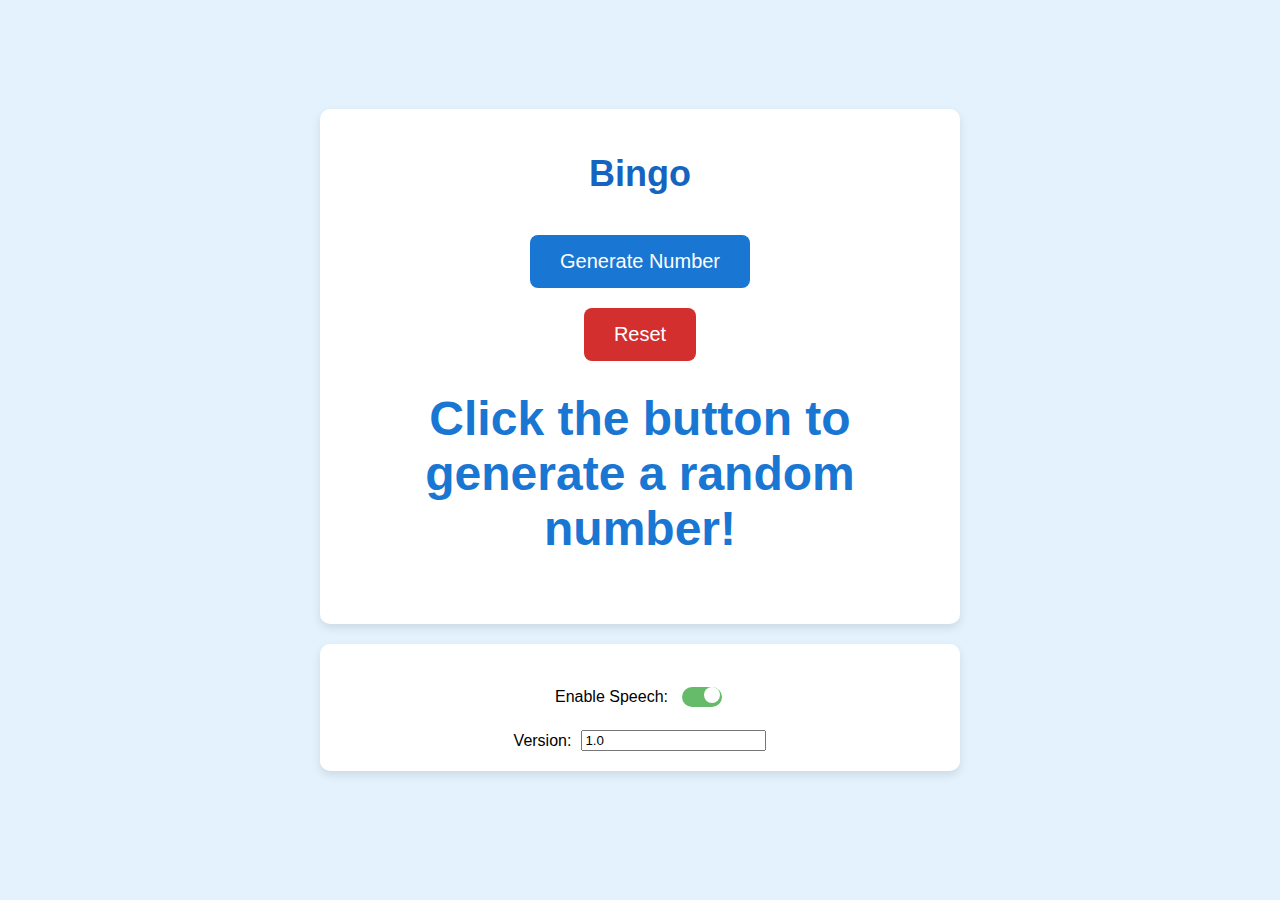
<file: index.html>
<!DOCTYPE html>
<html lang="en">
<head>
    <meta charset="UTF-8">
    <meta name="viewport" content="width=device-width, initial-scale=1.0">
    <title>Bingo</title>
    <link rel="stylesheet" href="styles.css">
</head>
<body>
    <div class="container-wrapper">
        <div class="container">
            <h1>Bingo</h1>
            <button id="generateBtn" onclick="generateRandomNumber()">Generate Number</button>
            <br>
            <button id="resetBtn" onclick="resetGenerator()">Reset</button>
            <p id="generatedNumber">Click the button to generate a random number!</p>
        </div>

        <div class="container">
            <div class="toggle-container">
                <label for="speechToggle">Enable Speech:</label>
                <input type="checkbox" id="speechToggle" onclick="toggleSpeech()" checked>
            </div>
            <div class="version-container">
                <label for="version">Version:</label>
                <input type="text" id="version" value="1.0" readonly>
            </div>
        </div>
    </div>

    <script src="random.js"></script>
</body>
</html>
</file>
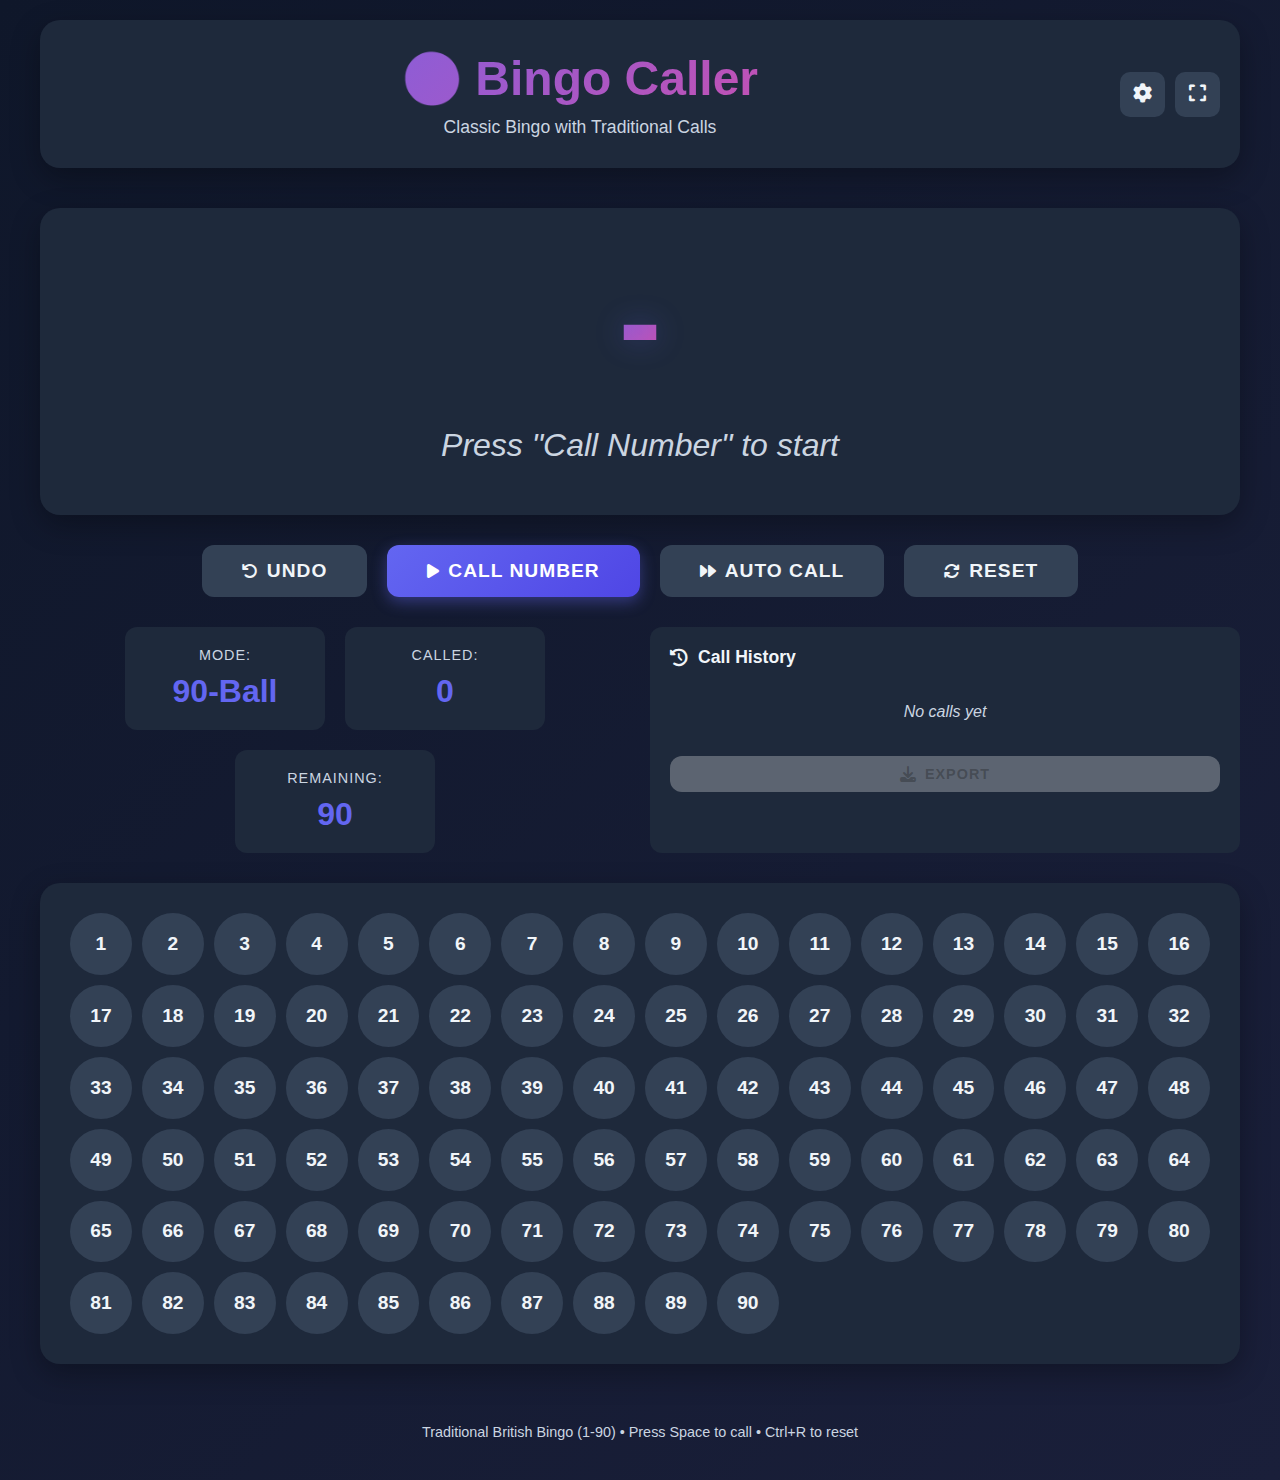
<file: Bingo-app/index.html>
<!DOCTYPE html>
<html lang="en">
<head>
    <meta charset="UTF-8">
    <meta name="viewport" content="width=device-width, initial-scale=1.0">
    <title>Bingo Caller - Classic Bingo Game</title>
    <link rel="stylesheet" href="styles.css">
    <link rel="stylesheet" href="https://cdnjs.cloudflare.com/ajax/libs/font-awesome/6.4.0/css/all.min.css">
</head>
<body>
    <div class="container">
        <header>
            <div class="header-content">
                <h1>🎱 Bingo Caller</h1>
                <p class="tagline">Classic Bingo with Traditional Calls</p>
            </div>
            <div class="header-controls">
                <button id="settingsButton" class="icon-btn" title="Settings">
                    <i class="fas fa-cog"></i>
                </button>
                <button id="fullscreenButton" class="icon-btn" title="Fullscreen">
                    <i class="fas fa-expand"></i>
                </button>
            </div>
        </header>

        <main>
            <div class="current-call-section">
                <div class="number-display" id="currentNumber">
                    <span class="number">-</span>
                </div>
                <div class="calling-display" id="currentCalling">
                    Press "Call Number" to start
                </div>
            </div>

            <div class="controls">
                <button id="undoButton" class="btn btn-icon" title="Undo Last Call" disabled>
                    <i class="fas fa-undo"></i> Undo
                </button>
                <button id="callButton" class="btn btn-primary">
                    <i class="fas fa-play"></i> Call Number
                </button>
                <button id="autoCallButton" class="btn btn-secondary">
                    <i class="fas fa-forward"></i> Auto Call
                </button>
                <button id="resetButton" class="btn btn-secondary">
                    <i class="fas fa-sync"></i> Reset
                </button>
            </div>

            <div class="stats-and-history">
                <div class="stats">
                    <div class="stat-item">
                        <span class="stat-label">Mode:</span>
                        <span class="stat-value" id="gameMode">90-Ball</span>
                    </div>
                    <div class="stat-item">
                        <span class="stat-label">Called:</span>
                        <span class="stat-value" id="calledCount">0</span>
                    </div>
                    <div class="stat-item">
                        <span class="stat-label">Remaining:</span>
                        <span class="stat-value" id="remainingCount">90</span>
                    </div>
                </div>

                <div class="history-panel">
                    <h3><i class="fas fa-history"></i> Call History</h3>
                    <div class="history-list" id="historyList">
                        <p class="history-empty">No calls yet</p>
                    </div>
                    <button id="exportButton" class="btn btn-small" disabled>
                        <i class="fas fa-download"></i> Export
                    </button>
                </div>
            </div>

            <div class="numbers-grid" id="numbersGrid">
                <!-- Numbers will be generated by JavaScript -->
            </div>
        </main>

        <footer>
            <p>Traditional British Bingo (1-90) • Press Space to call • Ctrl+R to reset</p>
        </footer>
    </div>

    <!-- Settings Modal -->
    <div id="settingsModal" class="modal">
        <div class="modal-content">
            <div class="modal-header">
                <h2><i class="fas fa-cog"></i> Settings</h2>
                <button class="close-modal" id="closeSettings">&times;</button>
            </div>
            <div class="modal-body">
                <div class="setting-group">
                    <label for="gameModeSelect">Game Mode:</label>
                    <select id="gameModeSelect">
                        <option value="90">British 90-Ball</option>
                        <option value="75">American 75-Ball</option>
                    </select>
                </div>

                <div class="setting-group">
                    <label for="themeSelect">Color Theme:</label>
                    <select id="themeSelect">
                        <option value="default">Purple Gradient</option>
                        <option value="ocean">Ocean Blue</option>
                        <option value="sunset">Sunset Orange</option>
                        <option value="forest">Forest Green</option>
                        <option value="royal">Royal Purple</option>
                    </select>
                </div>

                <div class="setting-group">
                    <label for="autoCallSpeed">Auto-Call Speed:</label>
                    <select id="autoCallSpeed">
                        <option value="2000">Very Fast (2s)</option>
                        <option value="3000">Fast (3s)</option>
                        <option value="5000" selected>Normal (5s)</option>
                        <option value="7000">Slow (7s)</option>
                        <option value="10000">Very Slow (10s)</option>
                    </select>
                </div>

                <div class="setting-group">
                    <label class="checkbox-label">
                        <input type="checkbox" id="soundToggle" checked>
                        <span>Sound Effects</span>
                    </label>
                </div>

                <div class="setting-group">
                    <label class="checkbox-label">
                        <input type="checkbox" id="voiceToggle">
                        <span>Voice Announcements</span>
                    </label>
                </div>

                <div class="setting-group">
                    <label class="checkbox-label">
                        <input type="checkbox" id="confettiToggle" checked>
                        <span>Confetti Animation</span>
                    </label>
                </div>
            </div>
            <div class="modal-footer">
                <button id="saveSettings" class="btn btn-primary">Save Settings</button>
            </div>
        </div>
    </div>

    <!-- Confetti Container -->
    <canvas id="confettiCanvas"></canvas>

    <script src="script.js"></script>
</body>
</html>
</file>
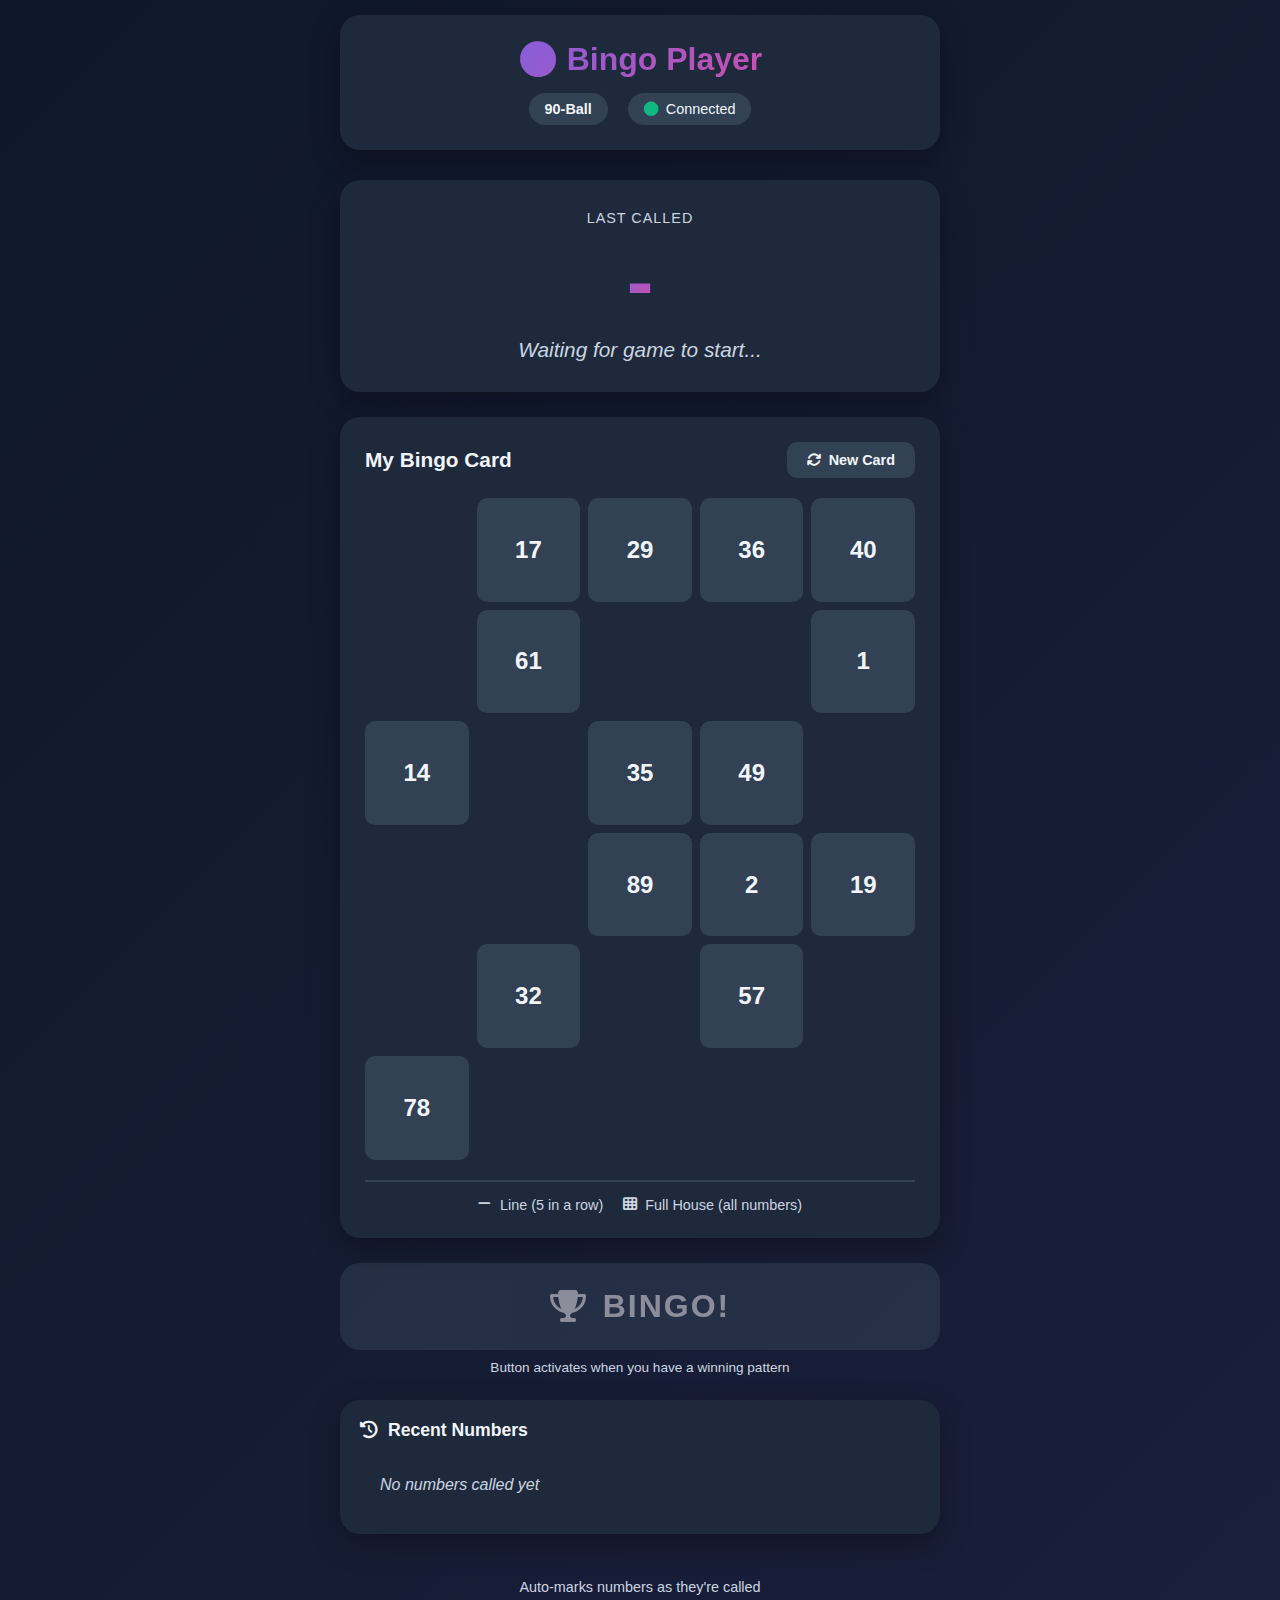
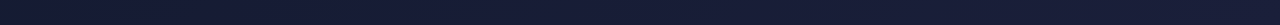
<file: player.html>
<!DOCTYPE html>
<html lang="en">
<head>
    <meta charset="UTF-8">
    <meta name="viewport" content="width=device-width, initial-scale=1.0">
    <title>Bingo Player - My Card</title>
    <link rel="icon" href="data:image/svg+xml,<svg xmlns='http://www.w3.org/2000/svg' viewBox='0 0 100 100'><circle cx='50' cy='50' r='48' fill='%236c63ff'/><circle cx='50' cy='50' r='42' fill='white'/><text x='50' y='70' font-size='50' font-weight='bold' text-anchor='middle' fill='%236c63ff'>B</text></svg>">
    <link rel="stylesheet" href="player.css">
    <link rel="stylesheet" href="https://cdnjs.cloudflare.com/ajax/libs/font-awesome/6.4.0/css/all.min.css">
</head>
<body>
    <div class="player-container">
        <header>
            <h1>🎱 Bingo Player</h1>
            <div class="game-info">
                <span class="game-mode" id="gameMode">90-Ball</span>
                <span class="connection-status" id="connectionStatus">
                    <i class="fas fa-circle"></i> Connected
                </span>
            </div>
        </header>

        <main>
            <!-- Current Number Display -->
            <div class="current-number-section">
                <div class="label">Last Called</div>
                <div class="number-display" id="currentNumber">
                    <span class="number">-</span>
                </div>
                <div class="calling-display" id="currentCalling">
                    Waiting for game to start...
                </div>
            </div>

            <!-- Bingo Card -->
            <div class="card-section">
                <div class="card-header">
                    <h2>My Bingo Card</h2>
                    <button id="newCardButton" class="btn btn-small">
                        <i class="fas fa-sync"></i> New Card
                    </button>
                </div>
                <div class="bingo-card" id="bingoCard">
                    <!-- Card will be generated by JavaScript -->
                </div>
                
                <div class="pattern-info">
                    <div class="pattern-item">
                        <i class="fas fa-minus"></i> Line (5 in a row)
                    </div>
                    <div class="pattern-item">
                        <i class="fas fa-th"></i> Full House (all numbers)
                    </div>
                </div>
            </div>

            <!-- Bingo Button -->
            <div class="bingo-button-section">
                <button id="bingoButton" class="bingo-btn" disabled>
                    <i class="fas fa-trophy"></i> BINGO!
                </button>
                <p class="bingo-help">Button activates when you have a winning pattern</p>
            </div>

            <!-- Recent Numbers -->
            <div class="recent-numbers-section">
                <h3><i class="fas fa-history"></i> Recent Numbers</h3>
                <div class="recent-numbers" id="recentNumbers">
                    <p class="empty-state">No numbers called yet</p>
                </div>
            </div>
        </main>

        <footer>
            <p>Auto-marks numbers as they're called</p>
        </footer>
    </div>

    <!-- Winner Modal -->
    <div id="winnerModal" class="modal">
        <div class="modal-content winner-content">
            <div class="winner-animation">
                <i class="fas fa-trophy"></i>
            </div>
            <h2>🎉 BINGO! 🎉</h2>
            <p>You have a winning pattern!</p>
            <div class="winner-pattern" id="winnerPattern"></div>
            <button id="closeWinnerModal" class="btn btn-primary">Continue Playing</button>
        </div>
    </div>

    <script src="player.js"></script>
</body>
</html>
</file>
<file: styles.css>
body {
    font-family: 'Arial', sans-serif;
    background-color: #e3f2fd;
    display: flex;
    justify-content: center;
    align-items: center;
    height: 100vh;
    margin: 0;
}

.container-wrapper {
    display: flex;
    flex-direction: column;
    align-items: center;
}

.container {
    text-align: center;
    padding: 20px;
    border-radius: 10px;
    box-shadow: 0 4px 10px rgba(0, 0, 0, 0.1);
    background-color: #ffffff;
    margin-bottom: 20px;
    width: 100%; /* Adjust width as needed */
    max-width: 600px; /* Limit maximum width */
}

h1 {
    font-size: 36px;
    color: #1565c0;
    margin-bottom: 20px;
}

button {
    padding: 15px 30px;
    font-size: 20px;
    cursor: pointer;
    border: none;
    border-radius: 8px;
    margin-top: 20px;
}

#generateBtn {
    background-color: #1976d2;
    color: #ffffff;
    transition: background-color 0.3s ease;
}

#generateBtn:hover {
    background-color: #0d47a1;
}

#resetBtn {
    background-color: #d32f2f;
    color: #ffffff;
    transition: background-color 0.3s ease;
}

#resetBtn:hover {
    background-color: #b71c1c;
}

#generatedNumber {
    font-size: 48px;
    font-weight: bold;
    margin-top: 30px;
    color: #1976d2;
}

.toggle-container, .version-container {
    display: flex;
    justify-content: center;
    align-items: center;
    margin-top: 20px;
}

.toggle-container label, .version-container label {
    margin-right: 10px;
}

#speechToggle {
    -webkit-appearance: none;
    appearance: none;
    width: 40px;
    height: 20px;
    border-radius: 10px;
    background-color: #ccc;
    outline: none;
    transition: background-color 0.3s ease;
}

#speechToggle:checked {
    background-color: #66bb6a;
}

#speechToggle::before {
    content: '';
    position: absolute;
    width: 16px;
    height: 16px;
    border-radius: 50%;
    background-color: #fff;
    transition: transform 0.3s ease;
    transform: translateX(2px);
}

#speechToggle:checked::before {
    transform: translateX(22px);
}
</file>
<file: Bingo-app/styles.css>
* {
    margin: 0;
    padding: 0;
    box-sizing: border-box;
}

:root {
    --primary-color: #6366f1;
    --primary-dark: #4f46e5;
    --secondary-color: #ec4899;
    --background: #0f172a;
    --surface: #1e293b;
    --surface-light: #334155;
    --text-primary: #f1f5f9;
    --text-secondary: #cbd5e1;
    --success: #10b981;
    --called: #22c55e;
    --shadow: rgba(0, 0, 0, 0.3);
}

/* Theme Variations */
body[data-theme="ocean"] {
    --primary-color: #0ea5e9;
    --primary-dark: #0284c7;
    --secondary-color: #06b6d4;
    --background: #0c4a6e;
    --surface: #075985;
    --surface-light: #0369a1;
}

body[data-theme="sunset"] {
    --primary-color: #f97316;
    --primary-dark: #ea580c;
    --secondary-color: #fb923c;
    --background: #7c2d12;
    --surface: #9a3412;
    --surface-light: #c2410c;
}

body[data-theme="forest"] {
    --primary-color: #22c55e;
    --primary-dark: #16a34a;
    --secondary-color: #4ade80;
    --background: #14532d;
    --surface: #166534;
    --surface-light: #15803d;
}

body[data-theme="royal"] {
    --primary-color: #a855f7;
    --primary-dark: #9333ea;
    --secondary-color: #c084fc;
    --background: #581c87;
    --surface: #6b21a8;
    --surface-light: #7e22ce;
}

body {
    font-family: 'Segoe UI', Tahoma, Geneva, Verdana, sans-serif;
    background: linear-gradient(135deg, var(--background) 0%, #1a1f3a 100%);
    color: var(--text-primary);
    min-height: 100vh;
    padding: 20px;
}

.container {
    max-width: 1200px;
    margin: 0 auto;
}

header {
    text-align: center;
    margin-bottom: 40px;
    padding: 30px 20px;
    background: var(--surface);
    border-radius: 20px;
    box-shadow: 0 10px 30px var(--shadow);
    display: flex;
    justify-content: space-between;
    align-items: center;
    flex-wrap: wrap;
    gap: 20px;
}

.header-content {
    flex: 1;
    text-align: center;
}

.header-controls {
    display: flex;
    gap: 10px;
}

.icon-btn {
    background: var(--surface-light);
    border: none;
    color: var(--text-primary);
    width: 45px;
    height: 45px;
    border-radius: 10px;
    cursor: pointer;
    font-size: 1.2rem;
    transition: all 0.3s ease;
}

.icon-btn:hover {
    background: var(--primary-color);
    transform: translateY(-2px);
}

header h1 {
    font-size: 3rem;
    background: linear-gradient(135deg, var(--primary-color), var(--secondary-color));
    -webkit-background-clip: text;
    -webkit-text-fill-color: transparent;
    background-clip: text;
    margin-bottom: 10px;
}

.tagline {
    color: var(--text-secondary);
    font-size: 1.1rem;
}

main {
    display: flex;
    flex-direction: column;
    gap: 30px;
}

.current-call-section {
    background: var(--surface);
    border-radius: 20px;
    padding: 40px;
    text-align: center;
    box-shadow: 0 10px 30px var(--shadow);
}

.number-display {
    margin-bottom: 20px;
}

.number-display .number {
    font-size: 8rem;
    font-weight: bold;
    background: linear-gradient(135deg, var(--primary-color), var(--secondary-color));
    -webkit-background-clip: text;
    -webkit-text-fill-color: transparent;
    background-clip: text;
    text-shadow: 0 0 30px rgba(99, 102, 241, 0.3);
}

.calling-display {
    font-size: 2rem;
    color: var(--text-secondary);
    font-style: italic;
    min-height: 60px;
    display: flex;
    align-items: center;
    justify-content: center;
}

.controls {
    display: flex;
    gap: 20px;
    justify-content: center;
    flex-wrap: wrap;
}

.btn {
    padding: 15px 40px;
    font-size: 1.2rem;
    border: none;
    border-radius: 12px;
    cursor: pointer;
    font-weight: 600;
    transition: all 0.3s ease;
    text-transform: uppercase;
    letter-spacing: 1px;
    display: inline-flex;
    align-items: center;
    gap: 8px;
    justify-content: center;
}

.btn i {
    font-size: 1rem;
}

.btn-small {
    padding: 10px 20px;
    font-size: 0.9rem;
}

.btn-icon {
    background: var(--surface-light);
    color: var(--text-primary);
}

.btn-icon:hover:not(:disabled) {
    background: var(--surface);
    transform: translateY(-2px);
}

.btn-primary {
    background: linear-gradient(135deg, var(--primary-color), var(--primary-dark));
    color: white;
    box-shadow: 0 5px 15px rgba(99, 102, 241, 0.4);
}

.btn-primary:hover {
    transform: translateY(-2px);
    box-shadow: 0 8px 25px rgba(99, 102, 241, 0.6);
}

.btn-primary:active {
    transform: translateY(0);
}

.btn-primary:disabled {
    background: var(--surface-light);
    cursor: not-allowed;
    box-shadow: none;
}

.btn-secondary {
    background: var(--surface-light);
    color: var(--text-primary);
}

.btn-secondary:hover {
    background: var(--surface);
    transform: translateY(-2px);
}

.stats-and-history {
    display: grid;
    grid-template-columns: 1fr 1fr;
    gap: 20px;
}

.stats {
    display: flex;
    gap: 20px;
    justify-content: center;
    flex-wrap: wrap;
}

.stat-item {
    background: var(--surface);
    padding: 20px 30px;
    border-radius: 12px;
    display: flex;
    flex-direction: column;
    align-items: center;
    gap: 10px;
    min-width: 200px;
}

.stat-label {
    color: var(--text-secondary);
    font-size: 0.9rem;
    text-transform: uppercase;
    letter-spacing: 1px;
}

.stat-value {
    font-size: 2rem;
    font-weight: bold;
    color: var(--primary-color);
}

/* History Panel */
.history-panel {
    background: var(--surface);
    padding: 20px;
    border-radius: 12px;
    display: flex;
    flex-direction: column;
    gap: 15px;
}

.history-panel h3 {
    color: var(--text-primary);
    font-size: 1.1rem;
    display: flex;
    align-items: center;
    gap: 10px;
}

.history-list {
    max-height: 200px;
    overflow-y: auto;
    display: flex;
    flex-direction: column;
    gap: 8px;
}

.history-item {
    background: var(--surface-light);
    padding: 10px 15px;
    border-radius: 8px;
    display: flex;
    justify-content: space-between;
    align-items: center;
    font-size: 0.9rem;
}

.history-number {
    font-weight: bold;
    color: var(--primary-color);
    font-size: 1.1rem;
}

.history-calling {
    color: var(--text-secondary);
    font-style: italic;
}

.history-empty {
    text-align: center;
    color: var(--text-secondary);
    padding: 20px;
    font-style: italic;
}

/* Scrollbar styling */
.history-list::-webkit-scrollbar {
    width: 8px;
}

.history-list::-webkit-scrollbar-track {
    background: var(--surface);
    border-radius: 4px;
}

.history-list::-webkit-scrollbar-thumb {
    background: var(--surface-light);
    border-radius: 4px;
}

.history-list::-webkit-scrollbar-thumb:hover {
    background: var(--primary-color);
}

/* Modal Styles */
.modal {
    display: none;
    position: fixed;
    z-index: 1000;
    left: 0;
    top: 0;
    width: 100%;
    height: 100%;
    background-color: rgba(0, 0, 0, 0.7);
    backdrop-filter: blur(5px);
}

.modal.active {
    display: flex;
    align-items: center;
    justify-content: center;
}

.modal-content {
    background: var(--surface);
    border-radius: 20px;
    max-width: 500px;
    width: 90%;
    max-height: 90vh;
    overflow-y: auto;
    box-shadow: 0 20px 60px rgba(0, 0, 0, 0.5);
}

.modal-header {
    padding: 25px;
    border-bottom: 2px solid var(--surface-light);
    display: flex;
    justify-content: space-between;
    align-items: center;
}

.modal-header h2 {
    color: var(--text-primary);
    font-size: 1.5rem;
    display: flex;
    align-items: center;
    gap: 10px;
}

.close-modal {
    background: none;
    border: none;
    color: var(--text-primary);
    font-size: 2rem;
    cursor: pointer;
    line-height: 1;
    transition: color 0.3s ease;
}

.close-modal:hover {
    color: var(--secondary-color);
}

.modal-body {
    padding: 25px;
}

.modal-footer {
    padding: 20px 25px;
    border-top: 2px solid var(--surface-light);
    display: flex;
    justify-content: flex-end;
}

.setting-group {
    margin-bottom: 20px;
}

.setting-group label {
    display: block;
    color: var(--text-secondary);
    margin-bottom: 8px;
    font-weight: 500;
}

.setting-group select {
    width: 100%;
    padding: 12px;
    background: var(--surface-light);
    border: 2px solid transparent;
    border-radius: 8px;
    color: var(--text-primary);
    font-size: 1rem;
    cursor: pointer;
    transition: all 0.3s ease;
}

.setting-group select:focus {
    outline: none;
    border-color: var(--primary-color);
}

.checkbox-label {
    display: flex !important;
    align-items: center;
    gap: 10px;
    cursor: pointer;
    padding: 10px;
    background: var(--surface-light);
    border-radius: 8px;
    transition: background 0.3s ease;
}

.checkbox-label:hover {
    background: var(--surface);
}

.checkbox-label input[type="checkbox"] {
    width: 20px;
    height: 20px;
    cursor: pointer;
    accent-color: var(--primary-color);
}

.checkbox-label span {
    color: var(--text-primary);
    font-weight: 500;
}

/* Confetti Canvas */
#confettiCanvas {
    position: fixed;
    top: 0;
    left: 0;
    width: 100%;
    height: 100%;
    pointer-events: none;
    z-index: 999;
}

/* Fullscreen Mode */
.fullscreen .container {
    max-width: 100%;
    height: 100vh;
    display: flex;
    flex-direction: column;
}

.fullscreen header {
    margin-bottom: 20px;
}

.fullscreen main {
    flex: 1;
    display: flex;
    flex-direction: column;
}

.fullscreen .current-call-section {
    flex: 1;
    display: flex;
    flex-direction: column;
    justify-content: center;
}

.fullscreen .number-display .number {
    font-size: 12rem;
}

.fullscreen .calling-display {
    font-size: 3rem;
}

.numbers-grid {
    display: grid;
    grid-template-columns: repeat(auto-fill, minmax(60px, 1fr));
    gap: 10px;
    background: var(--surface);
    padding: 30px;
    border-radius: 20px;
    box-shadow: 0 10px 30px var(--shadow);
}

.number-ball {
    aspect-ratio: 1;
    display: flex;
    align-items: center;
    justify-content: center;
    border-radius: 50%;
    background: var(--surface-light);
    color: var(--text-primary);
    font-weight: 600;
    font-size: 1.2rem;
    transition: all 0.3s ease;
    border: 2px solid transparent;
}

.number-ball.called {
    background: linear-gradient(135deg, var(--called), var(--success));
    color: white;
    transform: scale(0.95);
    border-color: var(--called);
}

.number-ball.latest {
    animation: pulse 1s ease-in-out;
    transform: scale(1.1);
    box-shadow: 0 0 20px rgba(34, 197, 94, 0.8);
}

@keyframes pulse {
    0%, 100% {
        transform: scale(1.1);
    }
    50% {
        transform: scale(1.2);
    }
}

footer {
    text-align: center;
    margin-top: 40px;
    padding: 20px;
    color: var(--text-secondary);
    font-size: 0.9rem;
}

/* Responsive Design */
@media (max-width: 768px) {
    body {
        padding: 10px;
    }
    
    header {
        margin-bottom: 20px;
        padding: 20px 15px;
        flex-direction: column;
    }
    
    .header-content {
        order: 1;
    }
    
    .header-controls {
        order: 2;
    }
    
    header h1 {
        font-size: 2rem;
    }
    
    .tagline {
        font-size: 0.95rem;
    }
    
    main {
        gap: 20px;
    }
    
    .current-call-section {
        padding: 30px 20px;
    }
    
    .number-display .number {
        font-size: 5rem;
    }
    
    .calling-display {
        font-size: 1.3rem;
        min-height: 50px;
        padding: 0 10px;
    }
    
    .controls {
        gap: 10px;
        grid-template-columns: 1fr 1fr;
        display: grid;
    }
    
    .controls .btn-primary {
        grid-column: 1 / -1;
    }
    
    .btn {
        min-width: unset;
        padding: 14px 20px;
        font-size: 0.95rem;
        min-height: 48px;
    }
    
    .stats-and-history {
        grid-template-columns: 1fr;
    }
    
    .stats {
        gap: 10px;
    }
    
    .stat-item {
        min-width: 120px;
        padding: 15px 20px;
    }
    
    .stat-value {
        font-size: 1.5rem;
    }
    
    .history-panel {
        padding: 15px;
    }
    
    .history-list {
        max-height: 150px;
    }
    
    .numbers-grid {
        grid-template-columns: repeat(auto-fill, minmax(50px, 1fr));
        gap: 8px;
        padding: 20px;
    }
    
    .number-ball {
        font-size: 1rem;
        min-height: 50px;
    }
    
    .modal-content {
        width: 95%;
    }
}

@media (max-width: 480px) {
    body {
        padding: 8px;
    }
    
    header {
        padding: 15px 10px;
        margin-bottom: 15px;
    }
    
    header h1 {
        font-size: 1.5rem;
    }
    
    .tagline {
        font-size: 0.85rem;
    }
    
    .icon-btn {
        width: 40px;
        height: 40px;
        font-size: 1rem;
    }
    
    .current-call-section {
        padding: 20px 15px;
    }
    
    .number-display .number {
        font-size: 3.5rem;
    }
    
    .calling-display {
        font-size: 1.1rem;
        min-height: 45px;
    }
    
    .controls {
        grid-template-columns: 1fr;
        gap: 8px;
    }
    
    .btn {
        width: 100%;
        padding: 16px 20px;
        font-size: 0.9rem;
        min-height: 50px;
    }
    
    .stats {
        flex-direction: column;
        gap: 10px;
    }
    
    .stat-item {
        width: 100%;
        min-width: unset;
        padding: 12px 15px;
        flex-direction: row;
        justify-content: space-between;
    }
    
    .stat-label {
        font-size: 0.8rem;
    }
    
    .stat-value {
        font-size: 1.3rem;
    }
    
    .history-panel {
        padding: 12px;
    }
    
    .history-panel h3 {
        font-size: 1rem;
    }
    
    .history-list {
        max-height: 120px;
    }
    
    .history-item {
        flex-direction: column;
        align-items: flex-start;
        gap: 5px;
    }
    
    .numbers-grid {
        grid-template-columns: repeat(10, 1fr);
        gap: 5px;
        padding: 15px 10px;
    }
    
    .number-ball {
        font-size: 0.85rem;
        min-height: 35px;
    }
    
    footer {
        margin-top: 20px;
        font-size: 0.8rem;
    }
    
    .modal-header {
        padding: 15px;
    }
    
    .modal-header h2 {
        font-size: 1.2rem;
    }
    
    .modal-body {
        padding: 15px;
    }
}

/* Extra small devices */
@media (max-width: 360px) {
    header h1 {
        font-size: 1.3rem;
    }
    
    .number-display .number {
        font-size: 3rem;
    }
    
    .calling-display {
        font-size: 1rem;
    }
    
    .numbers-grid {
        grid-template-columns: repeat(9, 1fr);
        gap: 4px;
        padding: 12px 8px;
    }
    
    .number-ball {
        font-size: 0.75rem;
    }
}

/* Touch-friendly enhancements */
@media (hover: none) and (pointer: coarse) {
    .btn {
        /* Remove hover effects on touch devices */
        transition: background 0.2s ease;
    }
    
    .btn:active {
        opacity: 0.8;
    }
    
    .number-ball {
        /* Disable hover effects on touch */
        transition: transform 0.2s ease;
    }
}
</file>
<file: player.css>
* {
    margin: 0;
    padding: 0;
    box-sizing: border-box;
}

:root {
    --primary-color: #6366f1;
    --primary-dark: #4f46e5;
    --secondary-color: #ec4899;
    --background: #0f172a;
    --surface: #1e293b;
    --surface-light: #334155;
    --text-primary: #f1f5f9;
    --text-secondary: #cbd5e1;
    --success: #10b981;
    --called: #22c55e;
    --marked: #fbbf24;
    --shadow: rgba(0, 0, 0, 0.3);
}

body {
    font-family: 'Segoe UI', Tahoma, Geneva, Verdana, sans-serif;
    background: linear-gradient(135deg, var(--background) 0%, #1a1f3a 100%);
    color: var(--text-primary);
    min-height: 100vh;
    padding: 15px;
}

.player-container {
    max-width: 600px;
    margin: 0 auto;
}

header {
    text-align: center;
    margin-bottom: 30px;
    padding: 25px 20px;
    background: var(--surface);
    border-radius: 20px;
    box-shadow: 0 10px 30px var(--shadow);
}

header h1 {
    font-size: 2rem;
    background: linear-gradient(135deg, var(--primary-color), var(--secondary-color));
    -webkit-background-clip: text;
    -webkit-text-fill-color: transparent;
    background-clip: text;
    margin-bottom: 15px;
}

.game-info {
    display: flex;
    justify-content: center;
    gap: 20px;
    flex-wrap: wrap;
}

.game-mode {
    background: var(--surface-light);
    padding: 8px 16px;
    border-radius: 20px;
    font-size: 0.9rem;
    font-weight: 600;
}

.connection-status {
    display: flex;
    align-items: center;
    gap: 8px;
    padding: 8px 16px;
    background: var(--surface-light);
    border-radius: 20px;
    font-size: 0.9rem;
}

.connection-status i {
    color: var(--success);
    animation: pulse-dot 2s infinite;
}

@keyframes pulse-dot {
    0%, 100% { opacity: 1; }
    50% { opacity: 0.5; }
}

main {
    display: flex;
    flex-direction: column;
    gap: 25px;
}

/* Current Number Display */
.current-number-section {
    background: var(--surface);
    border-radius: 20px;
    padding: 30px 20px;
    text-align: center;
    box-shadow: 0 10px 30px var(--shadow);
}

.label {
    color: var(--text-secondary);
    font-size: 0.9rem;
    text-transform: uppercase;
    letter-spacing: 1px;
    margin-bottom: 10px;
}

.number-display .number {
    font-size: 5rem;
    font-weight: bold;
    background: linear-gradient(135deg, var(--primary-color), var(--secondary-color));
    -webkit-background-clip: text;
    -webkit-text-fill-color: transparent;
    background-clip: text;
}

.calling-display {
    font-size: 1.3rem;
    color: var(--text-secondary);
    font-style: italic;
    margin-top: 10px;
}

/* Bingo Card */
.card-section {
    background: var(--surface);
    border-radius: 20px;
    padding: 25px;
    box-shadow: 0 10px 30px var(--shadow);
}

.card-header {
    display: flex;
    justify-content: space-between;
    align-items: center;
    margin-bottom: 20px;
}

.card-header h2 {
    font-size: 1.3rem;
    color: var(--text-primary);
}

.btn {
    padding: 10px 20px;
    border: none;
    border-radius: 10px;
    cursor: pointer;
    font-weight: 600;
    transition: all 0.3s ease;
    display: inline-flex;
    align-items: center;
    gap: 8px;
    font-size: 0.9rem;
}

.btn-small {
    background: var(--surface-light);
    color: var(--text-primary);
}

.btn-small:hover {
    background: var(--primary-color);
    transform: translateY(-2px);
}

.btn-primary {
    background: linear-gradient(135deg, var(--primary-color), var(--primary-dark));
    color: white;
    box-shadow: 0 5px 15px rgba(99, 102, 241, 0.4);
}

.btn-primary:hover {
    transform: translateY(-2px);
    box-shadow: 0 8px 25px rgba(99, 102, 241, 0.6);
}

.bingo-card {
    display: grid;
    grid-template-columns: repeat(5, 1fr);
    gap: 8px;
    margin-bottom: 20px;
}

.card-cell {
    aspect-ratio: 1;
    display: flex;
    align-items: center;
    justify-content: center;
    background: var(--surface-light);
    border-radius: 10px;
    font-size: 1.5rem;
    font-weight: bold;
    color: var(--text-primary);
    cursor: pointer;
    transition: all 0.3s ease;
    border: 3px solid transparent;
}

.card-cell.header {
    background: var(--primary-color);
    color: white;
    cursor: default;
    font-size: 1.2rem;
}

.card-cell.free {
    background: var(--success);
    color: white;
    cursor: default;
}

.card-cell.marked {
    background: var(--marked);
    color: var(--background);
    transform: scale(0.95);
    border-color: var(--marked);
}

.card-cell.called {
    background: var(--called);
    color: white;
    animation: mark-cell 0.5s ease;
}

.card-cell:not(.header):not(.free):hover {
    transform: scale(1.05);
}

@keyframes mark-cell {
    0% { transform: scale(1); }
    50% { transform: scale(1.2); }
    100% { transform: scale(0.95); }
}

.pattern-info {
    display: flex;
    justify-content: center;
    gap: 20px;
    flex-wrap: wrap;
    padding-top: 15px;
    border-top: 2px solid var(--surface-light);
}

.pattern-item {
    display: flex;
    align-items: center;
    gap: 8px;
    color: var(--text-secondary);
    font-size: 0.9rem;
}

/* Bingo Button */
.bingo-button-section {
    text-align: center;
}

.bingo-btn {
    width: 100%;
    padding: 25px;
    font-size: 2rem;
    font-weight: bold;
    border: none;
    border-radius: 20px;
    background: linear-gradient(135deg, #f59e0b, #dc2626);
    color: white;
    cursor: pointer;
    transition: all 0.3s ease;
    text-transform: uppercase;
    letter-spacing: 2px;
    box-shadow: 0 10px 30px rgba(245, 158, 11, 0.4);
    display: flex;
    align-items: center;
    justify-content: center;
    gap: 15px;
}

.bingo-btn:not(:disabled):hover {
    transform: translateY(-5px);
    box-shadow: 0 15px 40px rgba(245, 158, 11, 0.6);
}

.bingo-btn:not(:disabled):active {
    transform: translateY(-2px);
    animation: bingo-pulse 0.5s ease;
}

.bingo-btn:disabled {
    background: var(--surface-light);
    cursor: not-allowed;
    box-shadow: none;
    opacity: 0.5;
}

@keyframes bingo-pulse {
    0%, 100% { transform: scale(1); }
    50% { transform: scale(1.05); }
}

.bingo-help {
    color: var(--text-secondary);
    font-size: 0.85rem;
    margin-top: 10px;
}

/* Recent Numbers */
.recent-numbers-section {
    background: var(--surface);
    border-radius: 20px;
    padding: 20px;
    box-shadow: 0 10px 30px var(--shadow);
}

.recent-numbers-section h3 {
    color: var(--text-primary);
    font-size: 1.1rem;
    margin-bottom: 15px;
    display: flex;
    align-items: center;
    gap: 10px;
}

.recent-numbers {
    display: flex;
    flex-wrap: wrap;
    gap: 10px;
}

.recent-number {
    background: var(--surface-light);
    padding: 10px 15px;
    border-radius: 10px;
    font-weight: bold;
    color: var(--text-primary);
    min-width: 50px;
    text-align: center;
}

.recent-number.latest {
    background: var(--called);
    color: white;
    animation: pulse 1s ease;
}

.empty-state {
    color: var(--text-secondary);
    font-style: italic;
    text-align: center;
    padding: 20px;
}

/* Winner Modal */
.modal {
    display: none;
    position: fixed;
    z-index: 1000;
    left: 0;
    top: 0;
    width: 100%;
    height: 100%;
    background-color: rgba(0, 0, 0, 0.8);
    -webkit-backdrop-filter: blur(5px);
    backdrop-filter: blur(5px);
}

.modal.active {
    display: flex;
    align-items: center;
    justify-content: center;
}

.winner-content {
    background: var(--surface);
    border-radius: 20px;
    padding: 40px;
    max-width: 400px;
    width: 90%;
    text-align: center;
    box-shadow: 0 20px 60px rgba(0, 0, 0, 0.5);
}

.winner-animation {
    font-size: 5rem;
    margin-bottom: 20px;
    animation: trophy-bounce 1s ease infinite;
}

.winner-animation i {
    background: linear-gradient(135deg, #fbbf24, #f59e0b);
    -webkit-background-clip: text;
    -webkit-text-fill-color: transparent;
    background-clip: text;
}

@keyframes trophy-bounce {
    0%, 100% { transform: translateY(0); }
    50% { transform: translateY(-20px); }
}

.winner-content h2 {
    font-size: 2.5rem;
    margin-bottom: 15px;
    color: var(--text-primary);
}

.winner-content p {
    color: var(--text-secondary);
    font-size: 1.2rem;
    margin-bottom: 25px;
}

.winner-pattern {
    background: var(--surface-light);
    padding: 15px;
    border-radius: 10px;
    margin-bottom: 25px;
    color: var(--text-primary);
    font-weight: bold;
}

footer {
    text-align: center;
    margin-top: 30px;
    padding: 15px;
    color: var(--text-secondary);
    font-size: 0.9rem;
}

/* Responsive */
@media (max-width: 480px) {
    header h1 {
        font-size: 1.5rem;
    }
    
    .number-display .number {
        font-size: 3.5rem;
    }
    
    .calling-display {
        font-size: 1.1rem;
    }
    
    .bingo-card {
        gap: 6px;
    }
    
    .card-cell {
        font-size: 1.2rem;
    }
    
    .bingo-btn {
        font-size: 1.5rem;
        padding: 20px;
    }
}
</file>
